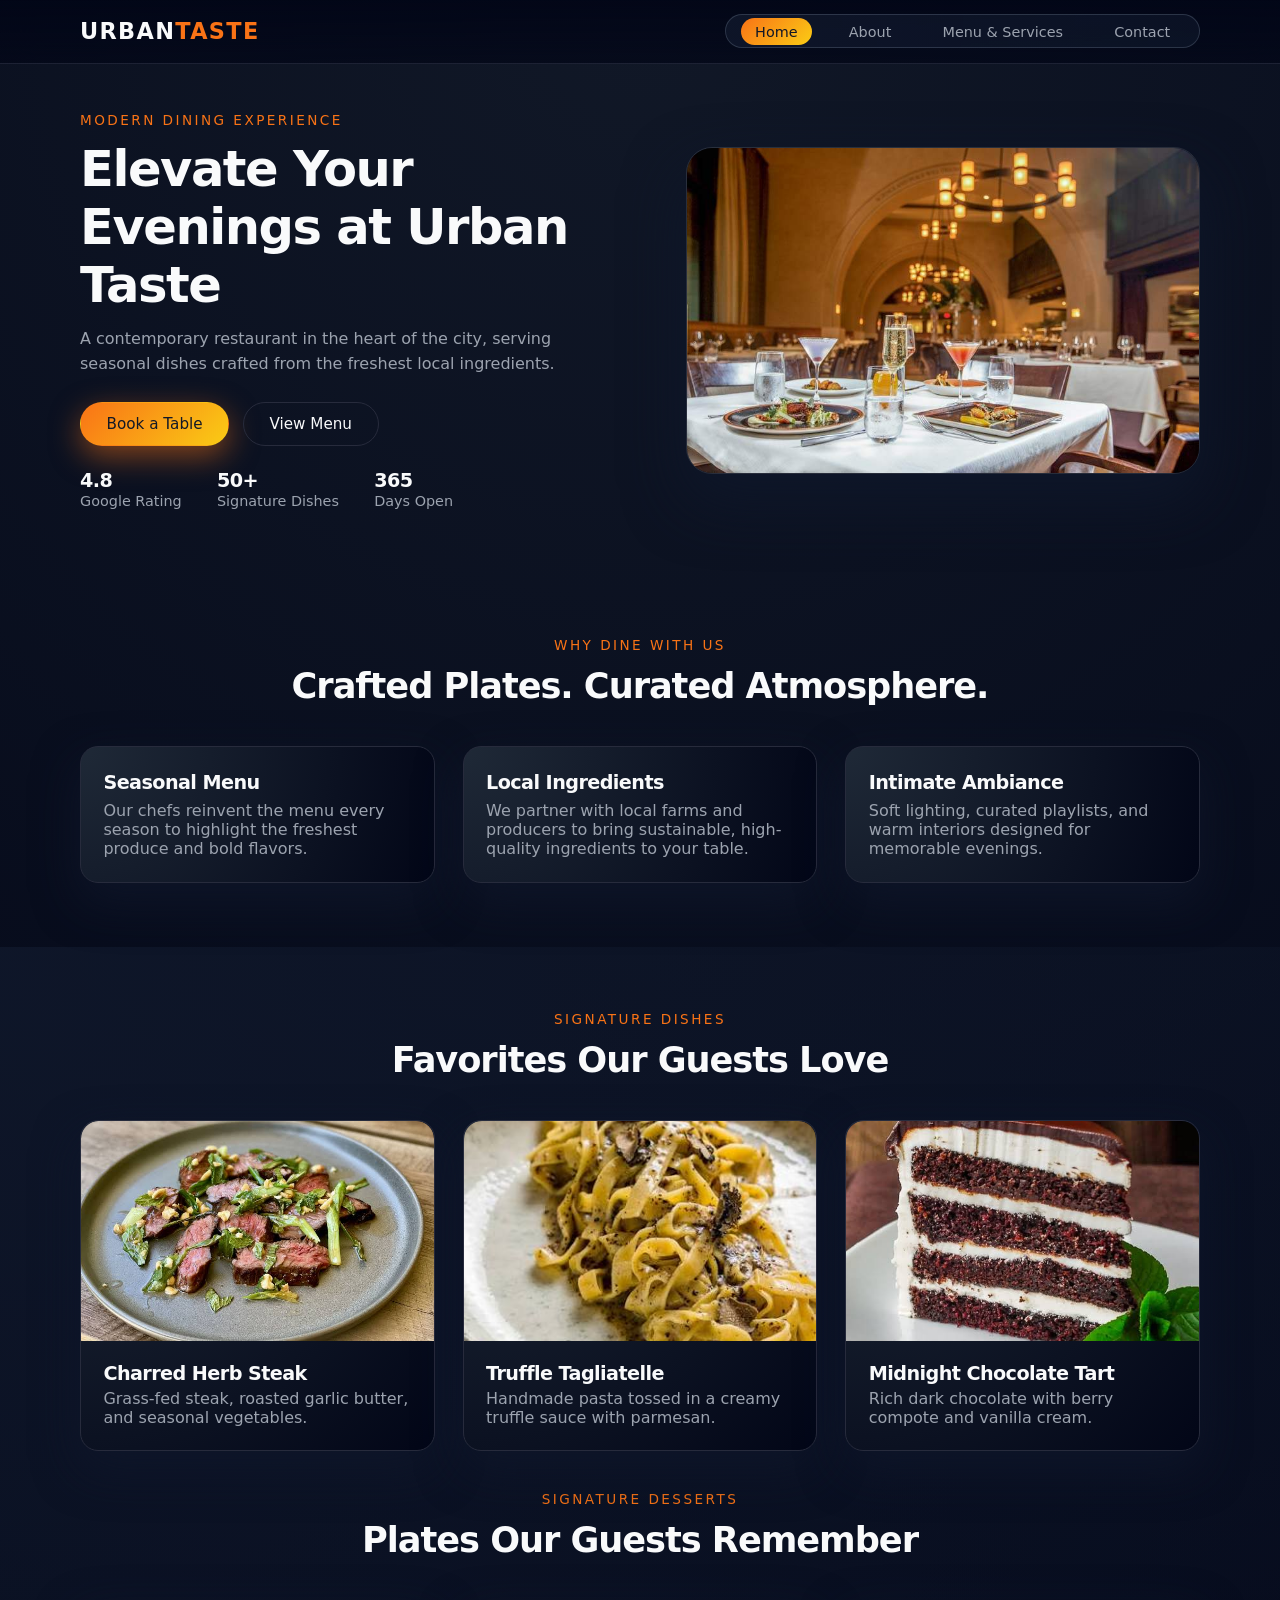
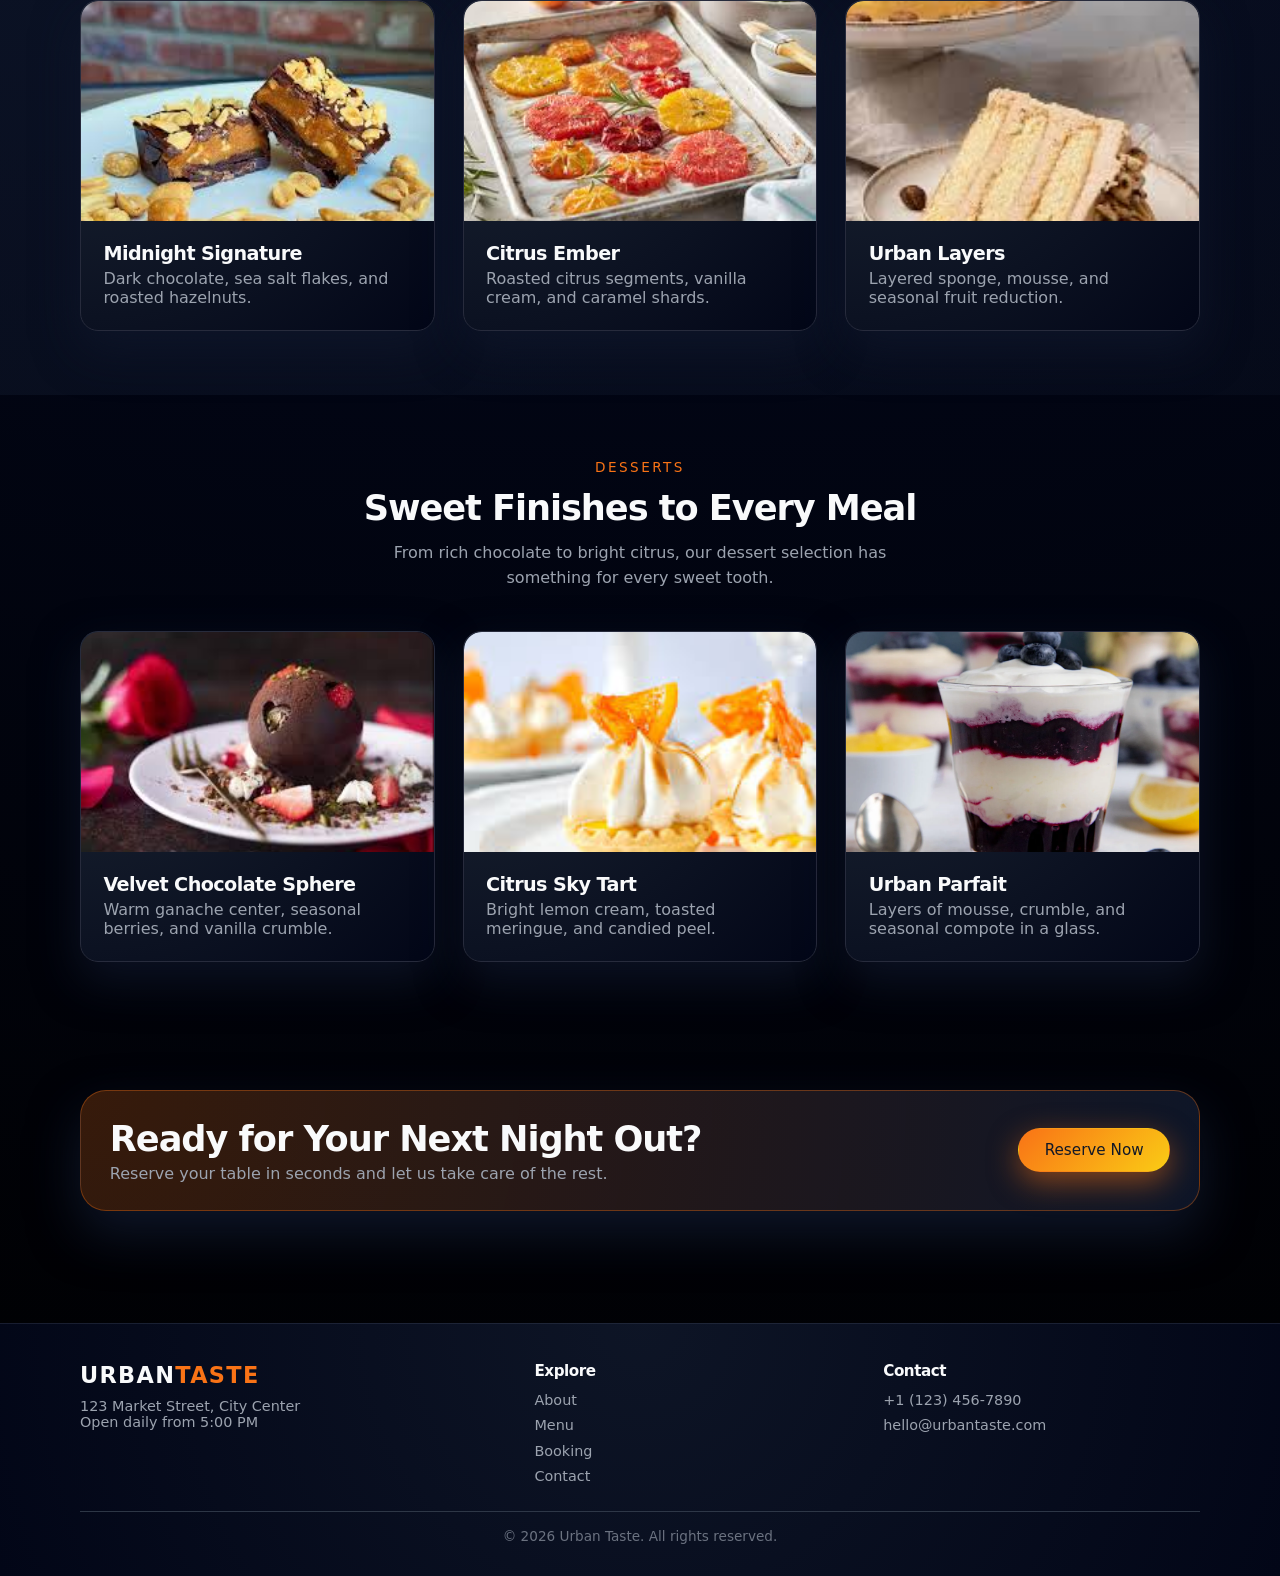
<file: index.html>
<!DOCTYPE html>
<html lang="en">
<head>
  <meta charset="UTF-8" />
  <meta name="viewport" content="width=device-width, initial-scale=1.0" />
  <title>Urban Taste - Modern Restaurant</title>
  <meta name="description" content="Urban Taste - a modern restaurant offering gourmet dishes, cozy ambiance, and easy online reservations." />
  <link rel="stylesheet" href="css/styles.css" />
</head>
<body>
  <header class="site-header">
    <div class="container header-container">
      <a href="index.html" class="logo">Urban<span>Taste</span></a>
      <nav class="main-nav" aria-label="Main navigation">
        <button class="nav-toggle" aria-expanded="false" aria-label="Toggle navigation">
          <span></span>
          <span></span>
          <span></span>
        </button>
        <ul class="nav-links">
          <li><a href="index.html" class="active">Home</a></li>
          <li><a href="about.html">About</a></li>
          <li><a href="services.html">Menu & Services</a></li>
          <li><a href="contact.html">Contact</a></li>
        </ul>
      </nav>
    </div>
  </header>

  <main>
    <section class="hero">
      <div class="container hero-content">
        <div class="hero-text">
          <p class="eyebrow">Modern Dining Experience</p>
          <h1>Elevate Your Evenings at Urban Taste</h1>
          <p class="subtitle">
            A contemporary restaurant in the heart of the city, serving seasonal dishes crafted from the freshest local ingredients.
          </p>
          <div class="hero-actions">
            <a href="services.html#booking" class="btn primary">Book a Table</a>
            <a href="services.html#menu" class="btn ghost">View Menu</a>
          </div>
          <div class="hero-meta">
            <div>
              <h3>4.8</h3>
              <p>Google Rating</p>
            </div>
            <div>
              <h3>50+</h3>
              <p>Signature Dishes</p>
            </div>
            <div>
              <h3>365</h3>
              <p>Days Open</p>
            </div>
          </div>
        </div>
        <div class="hero-image">
          <img src="images/hero-restaurant.jpg" alt="Modern restaurant interior with cozy lighting" loading="lazy" />
        </div>
      </div>
    </section>

    <section class="section" id="highlights">
      <div class="container">
        <header class="section-header">
          <p class="eyebrow">Why Dine With Us</p>
          <h2>Crafted Plates. Curated Atmosphere.</h2>
        </header>
        <div class="grid three-cols">
          <article class="card feature-card">
            <h3>Seasonal Menu</h3>
            <p>Our chefs reinvent the menu every season to highlight the freshest produce and bold flavors.</p>
          </article>
          <article class="card feature-card">
            <h3>Local Ingredients</h3>
            <p>We partner with local farms and producers to bring sustainable, high-quality ingredients to your table.</p>
          </article>
          <article class="card feature-card">
            <h3>Intimate Ambiance</h3>
            <p>Soft lighting, curated playlists, and warm interiors designed for memorable evenings.</p>
          </article>
        </div>
      </div>
    </section>

    <section class="section alt" id="signature-dishes">
      <div class="container">
        <header class="section-header">
          <p class="eyebrow">Signature Dishes</p>
          <h2>Favorites Our Guests Love</h2>
        </header>
        <div class="grid three-cols">
          <article class="card dish-card">
            <img src="images/dish-1.jpg" alt="Plated steak with vegetables" loading="lazy" />
            <div class="card-body">
              <h3>Charred Herb Steak</h3>
              <p>Grass-fed steak, roasted garlic butter, and seasonal vegetables.</p>
            </div>
          </article>
          <article class="card dish-card">
            <img src="images/dish-2.jpg" alt="Pasta dish with sauce" loading="lazy" />
            <div class="card-body">
              <h3>Truffle Tagliatelle</h3>
              <p>Handmade pasta tossed in a creamy truffle sauce with parmesan.</p>
            </div>
          </article>
          <article class="card dish-card">
            <img src="images/dish-3.jpg" alt="Dessert with chocolate and berries" loading="lazy" />
            <div class="card-body">
              <h3>Midnight Chocolate Tart</h3>
              <p>Rich dark chocolate with berry compote and vanilla cream.</p>
            </div>
          </article>
        </div>
        <header class="section-header" style="margin-top: 2.5rem;">
          <p class="eyebrow">Signature Desserts</p>
          <h2>Plates Our Guests Remember</h2>
        </header>
        <div class="grid three-cols">
          <article class="card dish-card">
            <img src="images/signature-dessert-1.jpg" alt="Signature plated chocolate dessert" loading="lazy" />
            <div class="card-body">
              <h3>Midnight Signature</h3>
              <p>Dark chocolate, sea salt flakes, and roasted hazelnuts.</p>
            </div>
          </article>
          <article class="card dish-card">
            <img src="images/signature-dessert-2.jpg" alt="Signature citrus dessert with garnish" loading="lazy" />
            <div class="card-body">
              <h3>Citrus Ember</h3>
              <p>Roasted citrus segments, vanilla cream, and caramel shards.</p>
            </div>
          </article>
          <article class="card dish-card">
            <img src="images/signature-dessert-3.jpg" alt="Signature layered dessert with sauce" loading="lazy" />
            <div class="card-body">
              <h3>Urban Layers</h3>
              <p>Layered sponge, mousse, and seasonal fruit reduction.</p>
            </div>
          </article>
        </div>
      </div>
    </section>

    <section class="section" id="dessert-gallery">
      <div class="container">
        <header class="section-header">
          <p class="eyebrow">Desserts</p>
          <h2>Sweet Finishes to Every Meal</h2>
          <p class="subtitle">
            From rich chocolate to bright citrus, our dessert selection has something for every sweet tooth.
          </p>
        </header>
        <div class="grid three-cols">
          <article class="card dish-card">
            <img src="images/dessert-1.jpg" alt="Plated chocolate dessert with berries" loading="lazy" />
            <div class="card-body">
              <h3>Velvet Chocolate Sphere</h3>
              <p>Warm ganache center, seasonal berries, and vanilla crumble.</p>
            </div>
          </article>
          <article class="card dish-card">
            <img src="images/dessert-2.jpg" alt="Citrus tart dessert with cream" loading="lazy" />
            <div class="card-body">
              <h3>Citrus Sky Tart</h3>
              <p>Bright lemon cream, toasted meringue, and candied peel.</p>
            </div>
          </article>
          <article class="card dish-card">
            <img src="images/dessert-3.jpg" alt="Layered dessert in a glass" loading="lazy" />
            <div class="card-body">
              <h3>Urban Parfait</h3>
              <p>Layers of mousse, crumble, and seasonal compote in a glass.</p>
            </div>
          </article>
        </div>
      </div>
    </section>

    <section class="section" id="cta">
      <div class="container cta">
        <div class="cta-text">
          <h2>Ready for Your Next Night Out?</h2>
          <p>Reserve your table in seconds and let us take care of the rest.</p>
        </div>
        <a href="services.html#booking" class="btn primary">Reserve Now</a>
      </div>
    </section>
  </main>

  <footer class="site-footer">
    <div class="container footer-container">
      <div>
        <a href="index.html" class="logo footer-logo">Urban<span>Taste</span></a>
        <p class="footer-text">123 Market Street, City Center<br />Open daily from 5:00 PM</p>
      </div>
      <div class="footer-links">
        <h3>Explore</h3>
        <ul>
          <li><a href="about.html">About</a></li>
          <li><a href="services.html#menu">Menu</a></li>
          <li><a href="services.html#booking">Booking</a></li>
          <li><a href="contact.html">Contact</a></li>
        </ul>
      </div>
      <div class="footer-links">
        <h3>Contact</h3>
        <ul>
          <li><a href="tel:+11234567890">+1 (123) 456-7890</a></li>
          <li><a href="mailto:hello@urbantaste.com">hello@urbantaste.com</a></li>
        </ul>
      </div>
    </div>
    <div class="container footer-bottom">
      <p>&copy; <span id="year"></span> Urban Taste. All rights reserved.</p>
    </div>
  </footer>

  <script src="js/main.js" defer></script>
</body>
</html>
</file>
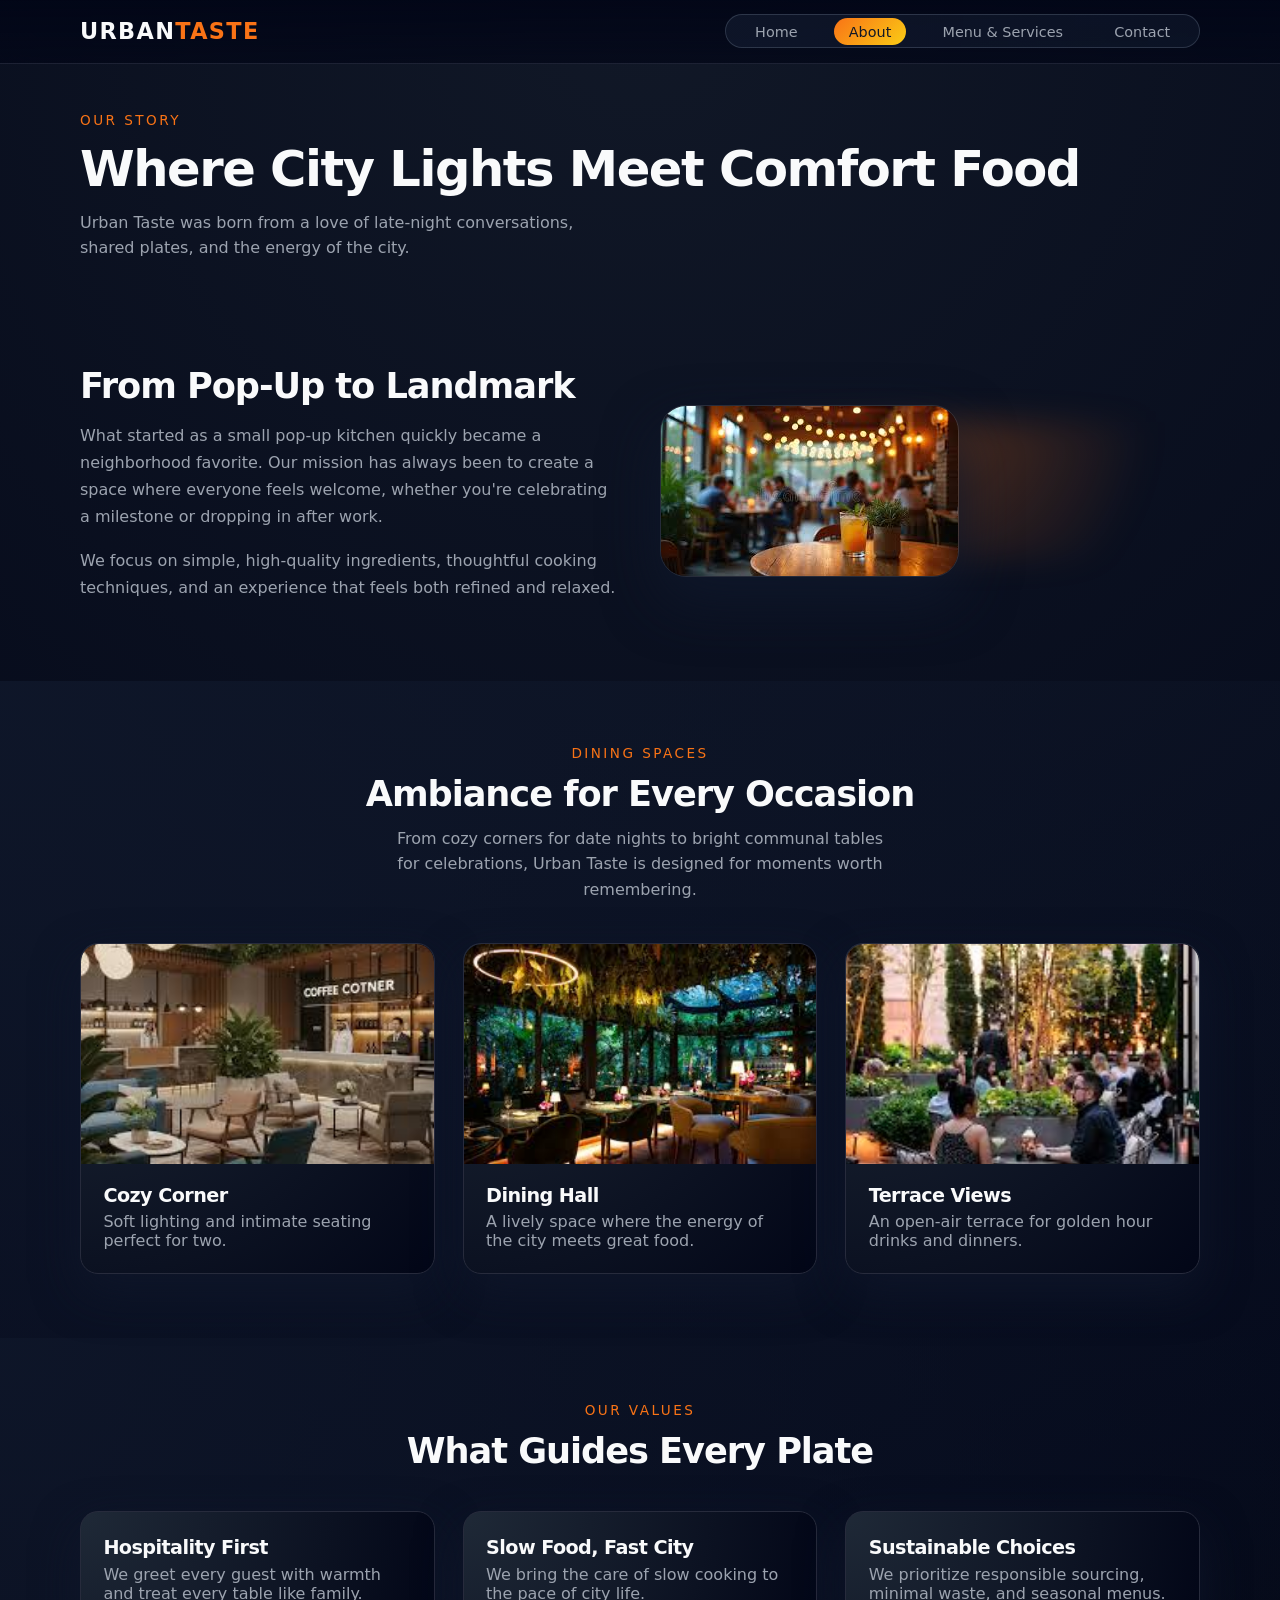
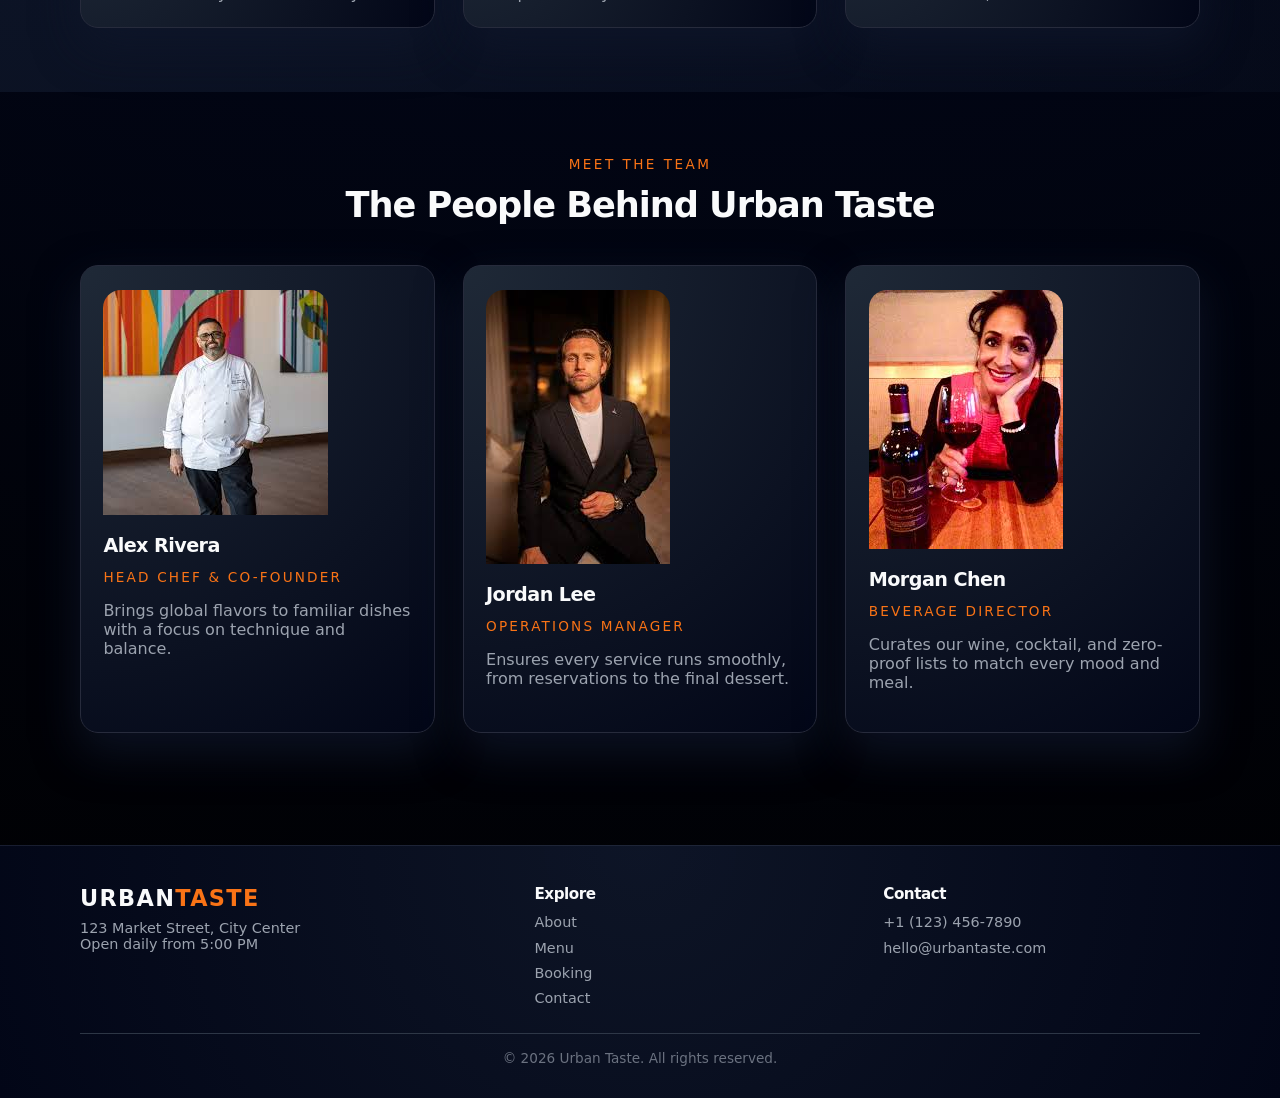
<file: about.html>
<!DOCTYPE html>
<html lang="en">
<head>
  <meta charset="UTF-8" />
  <meta name="viewport" content="width=device-width, initial-scale=1.0" />
  <title>About Us - Urban Taste</title>
  <meta name="description" content="Learn about Urban Taste, our story, philosophy, and the team behind your favorite dishes." />
  <link rel="stylesheet" href="css/styles.css" />
</head>
<body>
  <header class="site-header">
    <div class="container header-container">
      <a href="index.html" class="logo">Urban<span>Taste</span></a>
      <nav class="main-nav" aria-label="Main navigation">
        <button class="nav-toggle" aria-expanded="false" aria-label="Toggle navigation">
          <span></span>
          <span></span>
          <span></span>
        </button>
        <ul class="nav-links">
          <li><a href="index.html">Home</a></li>
          <li><a href="about.html" class="active">About</a></li>
          <li><a href="services.html">Menu & Services</a></li>
          <li><a href="contact.html">Contact</a></li>
        </ul>
      </nav>
    </div>
  </header>

  <main>
    <section class="page-hero">
      <div class="container">
        <p class="eyebrow">Our Story</p>
        <h1>Where City Lights Meet Comfort Food</h1>
        <p class="subtitle">
          Urban Taste was born from a love of late-night conversations, shared plates, and the energy of the city.
        </p>
      </div>
    </section>

    <section class="section">
      <div class="container about-grid">
        <div>
          <h2>From Pop-Up to Landmark</h2>
          <p>
            What started as a small pop-up kitchen quickly became a neighborhood favorite. Our mission has always been
            to create a space where everyone feels welcome, whether you're celebrating a milestone or dropping in after work.
          </p>
          <p>
            We focus on simple, high-quality ingredients, thoughtful cooking techniques, and an experience that feels both refined and relaxed.
          </p>
        </div>
        <div class="about-image-wrapper">
          <img src="images/about-interior.jpg" alt="Restaurant interior with guests dining" loading="lazy" />
        </div>
      </div>
    </section>

    <section class="section alt">
      <div class="container">
        <header class="section-header">
          <p class="eyebrow">Dining Spaces</p>
          <h2>Ambiance for Every Occasion</h2>
          <p class="subtitle">
            From cozy corners for date nights to bright communal tables for celebrations, Urban Taste is designed for moments worth remembering.
          </p>
        </header>
        <div class="grid three-cols">
          <article class="card dish-card">
            <img src="images/dining-1.jpg" alt="Warm dining area with dim lighting and tables" loading="lazy" />
            <div class="card-body">
              <h3>Cozy Corner</h3>
              <p>Soft lighting and intimate seating perfect for two.</p>
            </div>
          </article>
          <article class="card dish-card">
            <img src="images/dining-2.jpg" alt="Spacious dining hall with guests enjoying meals" loading="lazy" />
            <div class="card-body">
              <h3>Dining Hall</h3>
              <p>A lively space where the energy of the city meets great food.</p>
            </div>
          </article>
          <article class="card dish-card">
            <img src="images/dining-3.jpg" alt="Outdoor terrace dining area with city view" loading="lazy" />
            <div class="card-body">
              <h3>Terrace Views</h3>
              <p>An open-air terrace for golden hour drinks and dinners.</p>
            </div>
          </article>
        </div>
      </div>
    </section>

    <section class="section alt">
      <div class="container">
        <header class="section-header">
          <p class="eyebrow">Our Values</p>
          <h2>What Guides Every Plate</h2>
        </header>
        <div class="grid three-cols">
          <article class="card feature-card">
            <h3>Hospitality First</h3>
            <p>We greet every guest with warmth and treat every table like family.</p>
          </article>
          <article class="card feature-card">
            <h3>Slow Food, Fast City</h3>
            <p>We bring the care of slow cooking to the pace of city life.</p>
          </article>
          <article class="card feature-card">
            <h3>Sustainable Choices</h3>
            <p>We prioritize responsible sourcing, minimal waste, and seasonal menus.</p>
          </article>
        </div>
      </div>
    </section>

    <section class="section">
      <div class="container">
        <header class="section-header">
          <p class="eyebrow">Meet the Team</p>
          <h2>The People Behind Urban Taste</h2>
        </header>
        <div class="grid three-cols team-grid">
          <article class="card team-card">
            <img src="images/team-chef.jpg" alt="Head chef portrait" loading="lazy" />
            <div class="card-body">
              <h3>Alex Rivera</h3>
              <p class="role">Head Chef & Co-Founder</p>
              <p>Brings global flavors to familiar dishes with a focus on technique and balance.</p>
            </div>
          </article>
          <article class="card team-card">
            <img src="images/team-manager.jpg" alt="Restaurant manager portrait" loading="lazy" />
            <div class="card-body">
              <h3>Jordan Lee</h3>
              <p class="role">Operations Manager</p>
              <p>Ensures every service runs smoothly, from reservations to the final dessert.</p>
            </div>
          </article>
          <article class="card team-card">
            <img src="images/team-sommelier.jpg" alt="Sommelier portrait" loading="lazy" />
            <div class="card-body">
              <h3>Morgan Chen</h3>
              <p class="role">Beverage Director</p>
              <p>Curates our wine, cocktail, and zero-proof lists to match every mood and meal.</p>
            </div>
          </article>
        </div>
      </div>
    </section>
  </main>

  <footer class="site-footer">
    <div class="container footer-container">
      <div>
        <a href="index.html" class="logo footer-logo">Urban<span>Taste</span></a>
        <p class="footer-text">123 Market Street, City Center<br />Open daily from 5:00 PM</p>
      </div>
      <div class="footer-links">
        <h3>Explore</h3>
        <ul>
          <li><a href="about.html">About</a></li>
          <li><a href="services.html#menu">Menu</a></li>
          <li><a href="services.html#booking">Booking</a></li>
          <li><a href="contact.html">Contact</a></li>
        </ul>
      </div>
      <div class="footer-links">
        <h3>Contact</h3>
        <ul>
          <li><a href="tel:+11234567890">+1 (123) 456-7890</a></li>
          <li><a href="mailto:hello@urbantaste.com">hello@urbantaste.com</a></li>
        </ul>
      </div>
    </div>
    <div class="container footer-bottom">
      <p>&copy; <span id="year"></span> Urban Taste. All rights reserved.</p>
    </div>
  </footer>

  <script src="js/main.js" defer></script>
</body>
</html>
</file>
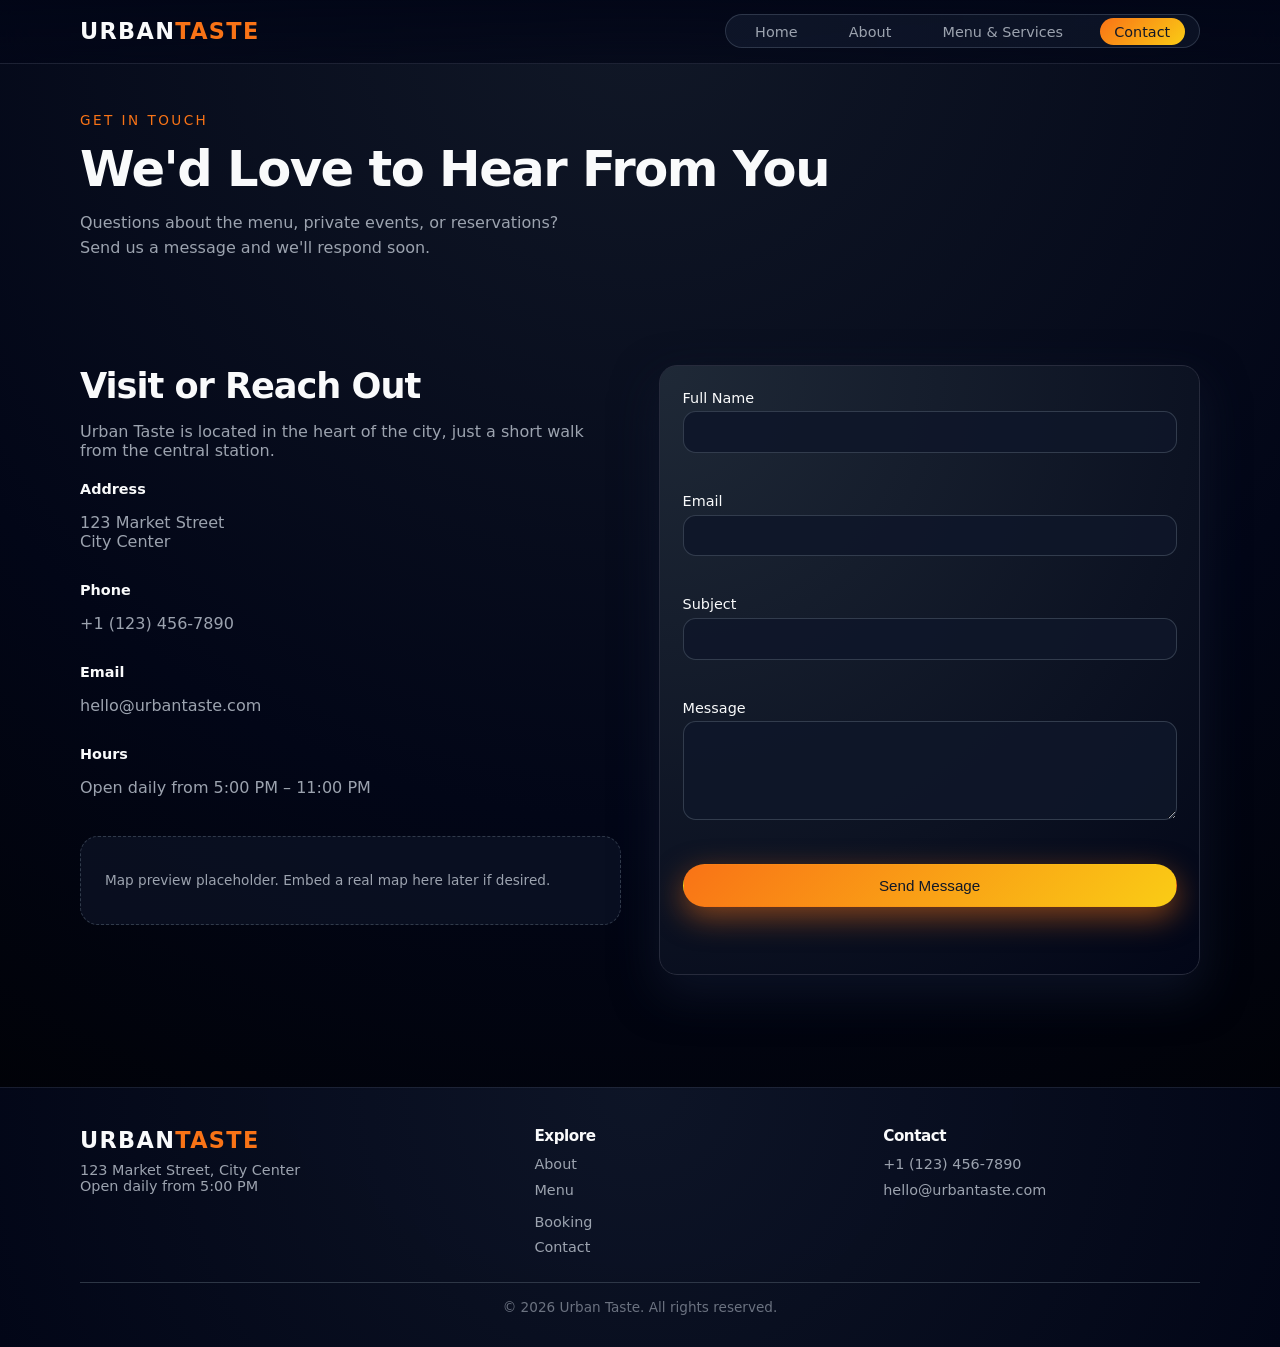
<file: contact.html>
<!DOCTYPE html>
<html lang="en">
<head>
  <meta charset="UTF-8" />
  <meta name="viewport" content="width=device-width, initial-scale=1.0" />
  <title>Contact Us - Urban Taste</title>
  <meta name="description" content="Contact Urban Taste for reservations, private events, or general inquiries." />
  <link rel="stylesheet" href="css/styles.css" />
</head>
<body>
  <header class="site-header">
    <div class="container header-container">
      <a href="index.html" class="logo">Urban<span>Taste</span></a>
      <nav class="main-nav" aria-label="Main navigation">
        <button class="nav-toggle" aria-expanded="false" aria-label="Toggle navigation">
          <span></span>
          <span></span>
          <span></span>
        </button>
        <ul class="nav-links">
          <li><a href="index.html">Home</a></li>
          <li><a href="about.html">About</a></li>
          <li><a href="services.html">Menu & Services</a></li>
          <li><a href="contact.html" class="active">Contact</a></li>
        </ul>
      </nav>
    </div>
  </header>

  <main>
    <section class="page-hero">
      <div class="container">
        <p class="eyebrow">Get in Touch</p>
        <h1>We'd Love to Hear From You</h1>
        <p class="subtitle">
          Questions about the menu, private events, or reservations? Send us a message and we'll respond soon.
        </p>
      </div>
    </section>

    <section class="section">
      <div class="container contact-grid">
        <div class="contact-details">
          <h2>Visit or Reach Out</h2>
          <p>
            Urban Taste is located in the heart of the city, just a short walk from the central station.
          </p>
          <ul class="contact-list">
            <li>
              <strong>Address</strong>
              <p>123 Market Street<br />City Center</p>
            </li>
            <li>
              <strong>Phone</strong>
              <p><a href="tel:+11234567890">+1 (123) 456-7890</a></p>
            </li>
            <li>
              <strong>Email</strong>
              <p><a href="mailto:hello@urbantaste.com">hello@urbantaste.com</a></p>
            </li>
            <li>
              <strong>Hours</strong>
              <p>Open daily from 5:00 PM – 11:00 PM</p>
            </li>
          </ul>
          <div class="map-placeholder">
            <p>Map preview placeholder. Embed a real map here later if desired.</p>
          </div>
        </div>

        <div>
          <form class="card form" id="contact-form" novalidate>
            <div class="form-row">
              <label for="contact-name">Full Name</label>
              <input type="text" id="contact-name" name="name" required />
              <p class="form-error" data-for="contact-name"></p>
            </div>
            <div class="form-row">
              <label for="contact-email">Email</label>
              <input type="email" id="contact-email" name="email" required />
              <p class="form-error" data-for="contact-email"></p>
            </div>
            <div class="form-row">
              <label for="contact-subject">Subject</label>
              <input type="text" id="contact-subject" name="subject" required />
              <p class="form-error" data-for="contact-subject"></p>
            </div>
            <div class="form-row">
              <label for="contact-message">Message</label>
              <textarea id="contact-message" name="message" rows="4" required></textarea>
              <p class="form-error" data-for="contact-message"></p>
            </div>
            <button type="submit" class="btn primary full-width">Send Message</button>
            <p class="form-success" id="contact-success" aria-live="polite"></p>
          </form>
        </div>
      </div>
    </section>
  </main>

  <footer class="site-footer">
    <div class="container footer-container">
      <div>
        <a href="index.html" class="logo footer-logo">Urban<span>Taste</span></a>
        <p class="footer-text">123 Market Street, City Center<br />Open daily from 5:00 PM</p>
      </div>
      <div class="footer-links">
        <h3>Explore</h3>
        <ul>
          <li><a href="about.html">About</a></li>
          <li><a href="services.html#menu">Menu</s></li>
          <li><a href="services.html#booking">Booking</a></li>
          <li><a href="contact.html">Contact</a></li>
        </ul>
      </div>
      <div class="footer-links">
        <h3>Contact</h3>
        <ul>
          <li><a href="tel:+11234567890">+1 (123) 456-7890</a></li>
          <li><a href="mailto:hello@urbantaste.com">hello@urbantaste.com</a></li>
        </ul>
      </div>
    </div>
    <div class="container footer-bottom">
      <p>&copy; <span id="year"></span> Urban Taste. All rights reserved.</p>
    </div>
  </footer>

  <script src="js/main.js" defer></script>
</body>
</html>
</file>
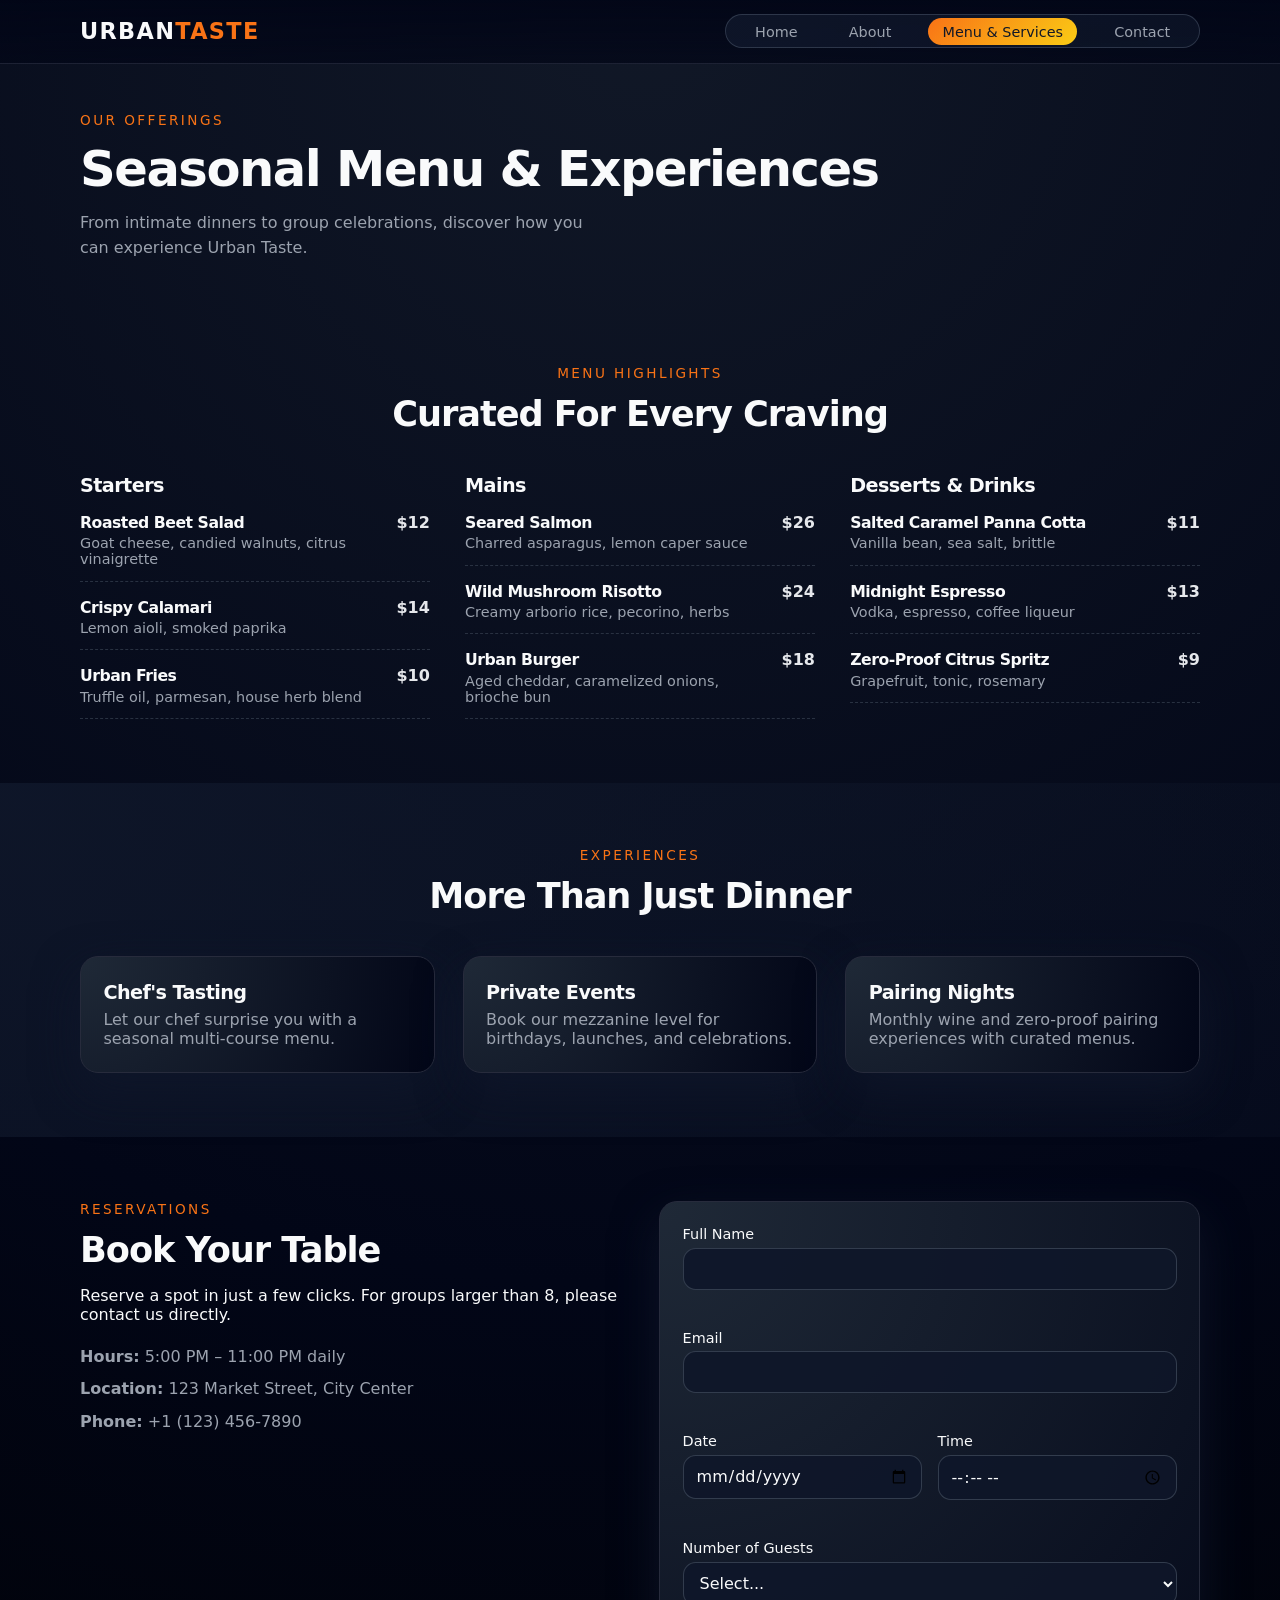
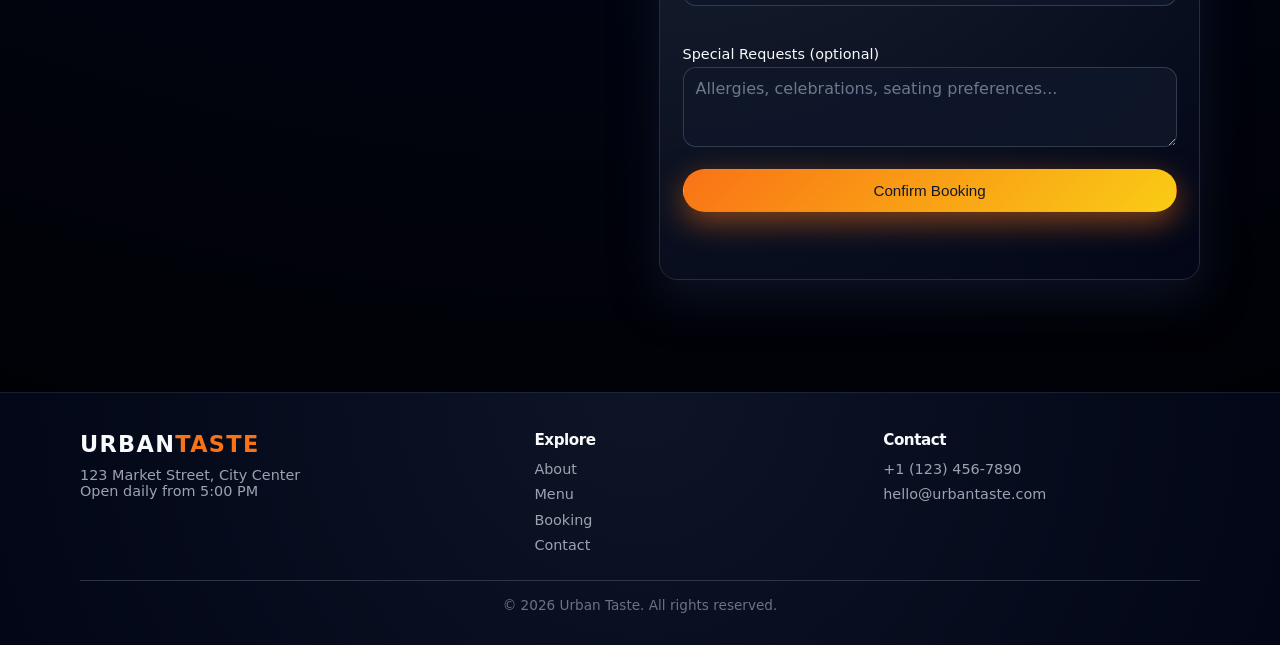
<file: services.html>
<!DOCTYPE html>
<html lang="en">
<head>
  <meta charset="UTF-8" />
  <meta name="viewport" content="width=device-width, initial-scale=1.0" />
  <title>Menu & Booking - Urban Taste</title>
  <meta name="description" content="Explore the Urban Taste menu, special experiences, and book a table online." />
  <link rel="stylesheet" href="css/styles.css" />
</head>
<body>
  <header class="site-header">
    <div class="container header-container">
      <a href="index.html" class="logo">Urban<span>Taste</span></a>
      <nav class="main-nav" aria-label="Main navigation">
        <button class="nav-toggle" aria-expanded="false" aria-label="Toggle navigation">
          <span></span>
          <span></span>
          <span></span>
        </button>
        <ul class="nav-links">
          <li><a href="index.html">Home</a></li>
          <li><a href="about.html">About</a></li>
          <li><a href="services.html" class="active">Menu & Services</a></li>
          <li><a href="contact.html">Contact</a></li>
        </ul>
      </nav>
    </div>
  </header>

  <main>
    <section class="page-hero">
      <div class="container">
        <p class="eyebrow">Our Offerings</p>
        <h1>Seasonal Menu & Experiences</h1>
        <p class="subtitle">
          From intimate dinners to group celebrations, discover how you can experience Urban Taste.
        </p>
      </div>
    </section>

    <section class="section" id="menu">
      <div class="container">
        <header class="section-header">
          <p class="eyebrow">Menu Highlights</p>
          <h2>Curated For Every Craving</h2>
        </header>
        <div class="menu-grid">
          <div class="menu-column">
            <h3>Starters</h3>
            <ul class="menu-list">
              <li>
                <div>
                  <h4>Roasted Beet Salad</h4>
                  <p>Goat cheese, candied walnuts, citrus vinaigrette</p>
                </div>
                <span class="price">$12</span>
              </li>
              <li>
                <div>
                  <h4>Crispy Calamari</h4>
                  <p>Lemon aioli, smoked paprika</p>
                </div>
                <span class="price">$14</span>
              </li>
              <li>
                <div>
                  <h4>Urban Fries</h4>
                  <p>Truffle oil, parmesan, house herb blend</p>
                </div>
                <span class="price">$10</span>
              </li>
            </ul>
          </div>
          <div class="menu-column">
            <h3>Mains</h3>
            <ul class="menu-list">
              <li>
                <div>
                  <h4>Seared Salmon</h4>
                  <p>Charred asparagus, lemon caper sauce</p>
                </div>
                <span class="price">$26</span>
              </li>
              <li>
                <div>
                  <h4>Wild Mushroom Risotto</h4>
                  <p>Creamy arborio rice, pecorino, herbs</p>
                </div>
                <span class="price">$24</span>
              </li>
              <li>
                <div>
                  <h4>Urban Burger</h4>
                  <p>Aged cheddar, caramelized onions, brioche bun</p>
                </div>
                <span class="price">$18</span>
              </li>
            </ul>
          </div>
          <div class="menu-column">
            <h3>Desserts & Drinks</h3>
            <ul class="menu-list">
              <li>
                <div>
                  <h4>Salted Caramel Panna Cotta</h4>
                  <p>Vanilla bean, sea salt, brittle</p>
                </div>
                <span class="price">$11</span>
              </li>
              <li>
                <div>
                  <h4>Midnight Espresso</h4>
                  <p>Vodka, espresso, coffee liqueur</p>
                </div>
                <span class="price">$13</span>
              </li>
              <li>
                <div>
                  <h4>Zero-Proof Citrus Spritz</h4>
                  <p>Grapefruit, tonic, rosemary</p>
                </div>
                <span class="price">$9</span>
              </li>
            </ul>
          </div>
        </div>
      </div>
    </section>

    <section class="section alt" id="experiences">
      <div class="container">
        <header class="section-header">
          <p class="eyebrow">Experiences</p>
          <h2>More Than Just Dinner</h2>
        </header>
        <div class="grid three-cols">
          <article class="card feature-card">
            <h3>Chef's Tasting</h3>
            <p>Let our chef surprise you with a seasonal multi-course menu.</p>
          </article>
          <article class="card feature-card">
            <h3>Private Events</h3>
            <p>Book our mezzanine level for birthdays, launches, and celebrations.</p>
          </article>
          <article class="card feature-card">
            <h3>Pairing Nights</h3>
            <p>Monthly wine and zero-proof pairing experiences with curated menus.</p>
          </article>
        </div>
      </div>
    </section>

    <section class="section" id="booking">
      <div class="container booking-grid">
        <div>
          <header class="section-header left">
            <p class="eyebrow">Reservations</p>
            <h2>Book Your Table</h2>
            <p>
              Reserve a spot in just a few clicks. For groups larger than 8, please contact us directly.
            </p>
            <ul class="booking-details">
              <li><strong>Hours:</strong> 5:00 PM – 11:00 PM daily</li>
              <li><strong>Location:</strong> 123 Market Street, City Center</li>
              <li><strong>Phone:</strong> <a href="tel:+11234567890">+1 (123) 456-7890</a></li>
            </ul>
          </header>
        </div>
        <div>
          <form class="card form" id="booking-form" novalidate>
            <div class="form-row">
              <label for="booking-name">Full Name</label>
              <input type="text" id="booking-name" name="name" required />
              <p class="form-error" data-for="booking-name"></p>
            </div>
            <div class="form-row">
              <label for="booking-email">Email</label>
              <input type="email" id="booking-email" name="email" required />
              <p class="form-error" data-for="booking-email"></p>
            </div>
            <div class="form-row two-cols">
              <div>
                <label for="booking-date">Date</label>
                <input type="date" id="booking-date" name="date" required />
                <p class="form-error" data-for="booking-date"></p>
              </div>
              <div>
                <label for="booking-time">Time</label>
                <input type="time" id="booking-time" name="time" required />
                <p class="form-error" data-for="booking-time"></p>
              </div>
            </div>
            <div class="form-row">
              <label for="booking-guests">Number of Guests</label>
              <select id="booking-guests" name="guests" required>
                <option value="">Select...</option>
                <option value="2">2</option>
                <option value="3">3</option>
                <option value="4">4</option>
                <option value="5">5</option>
                <option value="6">6</option>
                <option value="7">7</option>
                <option value="8">8+</option>
              </select>
              <p class="form-error" data-for="booking-guests"></p>
            </div>
            <div class="form-row">
              <label for="booking-notes">Special Requests (optional)</label>
              <textarea id="booking-notes" name="notes" rows="3" placeholder="Allergies, celebrations, seating preferences..."></textarea>
            </div>
            <button type="submit" class="btn primary full-width">Confirm Booking</button>
            <p class="form-success" id="booking-success" aria-live="polite"></p>
          </form>
        </div>
      </div>
    </section>
  </main>

  <footer class="site-footer">
    <div class="container footer-container">
      <div>
        <a href="index.html" class="logo footer-logo">Urban<span>Taste</span></a>
        <p class="footer-text">123 Market Street, City Center<br />Open daily from 5:00 PM</p>
      </div>
      <div class="footer-links">
        <h3>Explore</h3>
        <ul>
          <li><a href="about.html">About</a></li>
          <li><a href="services.html#menu">Menu</a></li>
          <li><a href="services.html#booking">Booking</a></li>
          <li><a href="contact.html">Contact</a></li>
        </ul>
      </div>
      <div class="footer-links">
        <h3>Contact</h3>
        <ul>
          <li><a href="tel:+11234567890">+1 (123) 456-7890</a></li>
          <li><a href="mailto:hello@urbantaste.com">hello@urbantaste.com</a></li>
        </ul>
      </div>
    </div>
    <div class="container footer-bottom">
      <p>&copy; <span id="year"></span> Urban Taste. All rights reserved.</p>
    </div>
  </footer>

  <script src="js/main.js" defer></script>
</body>
</html>
</file>
<file: css/styles.css>
:root {
  --bg: #05060a;
  --bg-alt: #0e1017;
  --surface: #12141f;
  --surface-alt: #171927;
  --accent: #f97316;
  --accent-soft: rgba(249, 115, 22, 0.12);
  --accent-strong: rgba(249, 115, 22, 0.25);
  --text: #f9fafb;
  --muted: #9ca3af;
  --border-subtle: #272b3c;
  --error: #f97373;
  --success: #4ade80;
  --radius-lg: 18px;
  --radius-md: 14px;
  --radius-pill: 999px;
  --shadow-soft: 0 18px 40px rgba(15, 23, 42, 0.7);
}

*,
*::before,
*::after {
  box-sizing: border-box;
}

html,
body {
  margin: 0;
  padding: 0;
  font-family: system-ui, -apple-system, BlinkMacSystemFont, "SF Pro Text", "Segoe UI", sans-serif;
  background: radial-gradient(circle at top, #111827 0, #020617 55%, #000 100%);
  color: var(--text);
  scroll-behavior: smooth;
}

img {
  max-width: 100%;
  display: block;
  border-radius: var(--radius-md);
}

a {
  color: inherit;
  text-decoration: none;
}

body {
  min-height: 100vh;
}

.container {
  width: min(1120px, 100% - 2.5rem);
  margin: 0 auto;
}

.section {
  padding: 4rem 0;
}

.section.alt {
  background: radial-gradient(circle at top left, rgba(15, 23, 42, 0.9), rgba(15, 23, 42, 0.3));
}

.section-header {
  text-align: center;
  margin-bottom: 2.5rem;
}

.section-header.left {
  text-align: left;
}

.eyebrow {
  font-size: 0.85rem;
  letter-spacing: 0.18em;
  text-transform: uppercase;
  color: var(--accent);
  margin: 0 0 0.75rem;
}

h1,
h2,
h3,
h4 {
  margin: 0 0 0.75rem;
  letter-spacing: -0.03em;
}

h1 {
  font-size: clamp(2.2rem, 4vw, 3.1rem);
}

h2 {
  font-size: clamp(1.8rem, 3vw, 2.2rem);
}

h3 {
  font-size: 1.2rem;
}

.subtitle {
  color: var(--muted);
  max-width: 32rem;
  margin: 0.5rem auto 0;
  line-height: 1.6;
}

.grid {
  display: grid;
  gap: 1.75rem;
}

.three-cols {
  grid-template-columns: repeat(auto-fit, minmax(220px, 1fr));
}

.card {
  background: radial-gradient(circle at top left, #1f2937, #020617);
  border-radius: var(--radius-lg);
  border: 1px solid var(--border-subtle);
  padding: 1.5rem 1.4rem;
  box-shadow: 0 18px 45px rgba(15, 23, 42, 0.8);
  position: relative;
  overflow: hidden;
}

.card::before {
  content: "";
  position: absolute;
  inset: 0;
  background: radial-gradient(circle at top left, rgba(249, 115, 22, 0.19), transparent 55%);
  opacity: 0;
  transition: opacity 0.25s ease;
}

.card:hover::before {
  opacity: 1;
}

.card-body {
  position: relative;
  z-index: 1;
}

.feature-card {
  position: relative;
}

.feature-card h3 {
  margin-bottom: 0.4rem;
}

.feature-card p {
  margin: 0;
  color: var(--muted);
}

.dish-card {
  padding: 0;
  display: flex;
  flex-direction: column;
  height: 100%;
}

.dish-card img {
  border-radius: var(--radius-lg) var(--radius-lg) 0 0;
  height: 220px;
  object-fit: cover;
  flex-shrink: 0;
}

.dish-card .card-body {
  padding: 1.3rem 1.4rem 1.4rem;
}

.dish-card h3 {
  margin-bottom: 0.3rem;
}

.dish-card p {
  margin: 0;
  color: var(--muted);
}

.btn {
  display: inline-flex;
  align-items: center;
  justify-content: center;
  padding: 0.75rem 1.6rem;
  border-radius: var(--radius-pill);
  border: 1px solid transparent;
  font-size: 0.95rem;
  font-weight: 500;
  gap: 0.35rem;
  cursor: pointer;
  transition: background 0.2s ease, color 0.2s ease, transform 0.15s ease, box-shadow 0.15s ease, border-color 0.2s ease;
}

.btn.primary {
  background: linear-gradient(135deg, #f97316, #facc15);
  color: #111827;
  box-shadow: 0 10px 30px rgba(249, 115, 22, 0.5);
}

.btn.primary:hover {
  transform: translateY(-1px);
  box-shadow: 0 16px 40px rgba(249, 115, 22, 0.7);
}

.btn.ghost {
  background: transparent;
  border-color: var(--border-subtle);
  color: var(--text);
}

.btn.ghost:hover {
  border-color: var(--accent);
  background: rgba(15, 23, 42, 0.9);
}

.btn.full-width {
  width: 100%;
}

.site-header {
  position: sticky;
  top: 0;
  z-index: 20;
  backdrop-filter: blur(18px);
  background: linear-gradient(to bottom, rgba(2, 6, 23, 0.95), rgba(2, 6, 23, 0.7));
  border-bottom: 1px solid rgba(148, 163, 184, 0.18);
}

.header-container {
  display: flex;
  align-items: center;
  justify-content: space-between;
  padding: 0.9rem 0;
}

.logo {
  font-size: 1.4rem;
  font-weight: 700;
  letter-spacing: 0.06em;
  text-transform: uppercase;
}

.logo span {
  color: var(--accent);
}

.main-nav {
  display: flex;
  align-items: center;
  position: relative;
}

.nav-links {
  list-style: none;
  display: flex;
  gap: 1.4rem;
  align-items: center;
  padding: 0.4rem 0.9rem;
  margin: 0;
  background: radial-gradient(circle at top left, rgba(15, 23, 42, 0.9), rgba(15, 23, 42, 0.7));
  border-radius: var(--radius-pill);
  border: 1px solid rgba(148, 163, 184, 0.24);
}

.nav-links a {
  font-size: 0.9rem;
  color: var(--muted);
  padding: 0.35rem 0.9rem;
  border-radius: 999px;
  position: relative;
}

.nav-links a::after {
  content: "";
  position: absolute;
  inset: 0;
  border-radius: inherit;
  border: 1px solid transparent;
  background: radial-gradient(circle at top left, rgba(249, 115, 22, 0.35), transparent 55%);
  opacity: 0;
  transition: opacity 0.2s ease;
}

.nav-links a:hover {
  color: var(--text);
}

.nav-links a:hover::after {
  opacity: 0.9;
}

.nav-links a.active {
  color: #111827;
  background: linear-gradient(135deg, #f97316, #facc15);
}

.nav-links a.active::after {
  display: none;
}

.nav-toggle {
  display: none;
  flex-direction: column;
  justify-content: center;
  gap: 0.22rem;
  width: 2.25rem;
  height: 2.25rem;
  border-radius: 999px;
  border: 1px solid rgba(148, 163, 184, 0.4);
  background: rgba(15, 23, 42, 0.95);
  cursor: pointer;
  padding: 0;
}

.nav-toggle span {
  width: 1.2rem;
  height: 2px;
  border-radius: 9px;
  background: #e5e7eb;
  transition: transform 0.2s ease, opacity 0.2s ease;
}

.nav-toggle.is-open span:nth-child(1) {
  transform: translateY(6px) rotate(45deg);
}

.nav-toggle.is-open span:nth-child(2) {
  opacity: 0;
}

.nav-toggle.is-open span:nth-child(3) {
  transform: translateY(-6px) rotate(-45deg);
}

.hero {
  padding: 3rem 0 4rem;
}

.hero-content {
  display: grid;
  gap: 2.5rem;
}

.hero-text {
  max-width: 32rem;
}

.hero-text .subtitle {
  margin-left: 0;
}

.hero-actions {
  display: flex;
  flex-wrap: wrap;
  gap: 0.85rem;
  margin: 1.6rem 0 1.4rem;
}

.hero-meta {
  display: flex;
  gap: 1.8rem;
  margin-top: 1rem;
}

.hero-meta h3 {
  margin-bottom: 0.1rem;
}

.hero-meta p {
  margin: 0;
  font-size: 0.9rem;
  color: var(--muted);
}

.hero-image {
  position: relative;
}

.hero-image::before {
  content: "";
  position: absolute;
  inset: 12% -10%;
  background: radial-gradient(circle at top, rgba(249, 115, 22, 0.3), transparent 60%);
  filter: blur(20px);
  opacity: 0.9;
}

.hero-image img {
  position: relative;
  z-index: 1;
  border-radius: 26px;
  border: 1px solid rgba(248, 250, 252, 0.11);
  box-shadow: 0 26px 60px rgba(15, 23, 42, 0.95);
}

.page-hero {
  padding: 3rem 0 2.5rem;
}

.page-hero .subtitle {
  margin-left: 0;
}

.about-grid {
  display: grid;
  gap: 2.5rem;
  align-items: center;
}

.about-grid p {
  color: var(--muted);
  line-height: 1.7;
}

.about-grid p + p {
  margin-top: 0.9rem;
}

.about-image-wrapper {
  position: relative;
}

.about-image-wrapper::before {
  content: "";
  position: absolute;
  inset: 10% -8%;
  background: radial-gradient(circle at top, rgba(249, 115, 22, 0.3), transparent 65%);
  filter: blur(16px);
}

.about-image-wrapper img {
  position: relative;
  z-index: 1;
  border-radius: 26px;
  border: 1px solid rgba(248, 250, 252, 0.11);
  box-shadow: 0 24px 55px rgba(15, 23, 42, 0.95);
}

.team-grid .role {
  margin: 0 0 0.4rem;
  font-size: 0.85rem;
  text-transform: uppercase;
  letter-spacing: 0.16em;
  color: var(--accent);
}

.team-card img {
  border-radius: var(--radius-lg) var(--radius-lg) 0 0;
}

.team-card .card-body {
  padding-top: 1.2rem;
}

.team-card p {
  color: var(--muted);
}

.menu-grid {
  display: grid;
  gap: 2.2rem;
}

.menu-column h3 {
  margin-bottom: 1rem;
}

.menu-list {
  list-style: none;
  padding: 0;
  margin: 0;
  display: flex;
  flex-direction: column;
  gap: 1rem;
}

.menu-list li {
  display: flex;
  justify-content: space-between;
  gap: 1.5rem;
  padding-bottom: 0.85rem;
  border-bottom: 1px dashed rgba(55, 65, 81, 0.7);
}

.menu-list h4 {
  margin: 0 0 0.2rem;
  font-size: 0.98rem;
}

.menu-list p {
  margin: 0;
  color: var(--muted);
  font-size: 0.9rem;
}

.price {
  white-space: nowrap;
  font-weight: 600;
  color: #e5e7eb;
}

.booking-grid {
  display: grid;
  gap: 2.4rem;
  align-items: flex-start;
}

.booking-details {
  list-style: none;
  padding: 0;
  margin: 1.4rem 0 0;
  display: flex;
  flex-direction: column;
  gap: 0.85rem;
  color: var(--muted);
}

.booking-details a {
  color: inherit;
}

.form {
  margin: 0;
}

.form-row {
  margin-bottom: 1.1rem;
}

.form-row.two-cols {
  display: grid;
  grid-template-columns: repeat(2, minmax(0, 1fr));
  gap: 1rem;
}

label {
  display: block;
  margin-bottom: 0.35rem;
  font-size: 0.9rem;
}

input,
select,
textarea {
  width: 100%;
  padding: 0.65rem 0.75rem;
  border-radius: 0.8rem;
  border: 1px solid rgba(55, 65, 81, 0.9);
  background: rgba(15, 23, 42, 0.9);
  color: var(--text);
  font: inherit;
  outline: none;
  transition: border-color 0.15s ease, box-shadow 0.15s ease, background 0.15s ease;
}

input:focus,
select:focus,
textarea:focus {
  border-color: var(--accent);
  box-shadow: 0 0 0 1px rgba(249, 115, 22, 0.5);
}

input::placeholder,
textarea::placeholder {
  color: rgba(148, 163, 184, 0.7);
}

.form-error {
  margin: 0.3rem 0 0;
  font-size: 0.8rem;
  color: var(--error);
  min-height: 1.1rem;
}

.form-success {
  margin-top: 0.7rem;
  font-size: 0.9rem;
  color: var(--success);
  min-height: 1.1rem;
}

.form.invalid input,
.form.invalid select,
.form.invalid textarea {
  border-color: rgba(248, 113, 113, 0.9);
}

.cta {
  display: flex;
  flex-wrap: wrap;
  align-items: center;
  justify-content: space-between;
  gap: 1.4rem;
  background: radial-gradient(circle at top left, rgba(249, 115, 22, 0.22), rgba(15, 23, 42, 0.95));
  border-radius: 26px;
  border: 1px solid rgba(249, 115, 22, 0.35);
  padding: 1.7rem 1.8rem;
  box-shadow: 0 22px 50px rgba(15, 23, 42, 0.95);
}

.cta-text h2 {
  margin-bottom: 0.3rem;
}

.cta-text p {
  margin: 0;
  color: var(--muted);
}

.contact-grid {
  display: grid;
  gap: 2.4rem;
  align-items: flex-start;
}

.contact-details p {
  color: var(--muted);
}

.contact-list {
  list-style: none;
  padding: 0;
  margin: 1.3rem 0 0;
  display: flex;
  flex-direction: column;
  gap: 0.95rem;
}

.contact-list strong {
  display: block;
  font-size: 0.9rem;
  margin-bottom: 0.25rem;
}

.contact-list a {
  color: inherit;
}

.map-placeholder {
  margin-top: 1.4rem;
  border-radius: var(--radius-lg);
  border: 1px dashed rgba(55, 65, 81, 0.9);
  padding: 1.4rem 1.5rem;
  font-size: 0.85rem;
  color: var(--muted);
  background: rgba(15, 23, 42, 0.6);
}

.site-footer {
  margin-top: 3rem;
  padding: 2.4rem 0 2rem;
  border-top: 1px solid rgba(148, 163, 184, 0.15);
  background: radial-gradient(circle at top, rgba(15, 23, 42, 0.9), rgba(2, 6, 23, 1));
}

.footer-container {
  display: grid;
  gap: 2rem;
}

.footer-logo {
  display: inline-block;
  margin-bottom: 0.6rem;
}

.footer-text {
  margin: 0;
  color: var(--muted);
  font-size: 0.9rem;
}

.footer-links h3 {
  font-size: 0.95rem;
  margin-bottom: 0.6rem;
}

.footer-links ul {
  list-style: none;
  padding: 0;
  margin: 0;
  display: flex;
  flex-direction: column;
  gap: 0.4rem;
}

.footer-links a {
  font-size: 0.9rem;
  color: var(--muted);
}

.footer-links a:hover {
  color: var(--text);
}

.footer-bottom {
  margin-top: 1.6rem;
  border-top: 1px solid rgba(55, 65, 81, 0.8);
  padding-top: 1rem;
  text-align: center;
}

.footer-bottom p {
  margin: 0;
  font-size: 0.85rem;
  color: #6b7280;
}

@media (min-width: 720px) {
  .hero-content {
    grid-template-columns: 1.1fr 1fr;
    align-items: center;
  }

  .hero-meta {
    gap: 2.2rem;
  }

  .about-grid {
    grid-template-columns: minmax(0, 1.1fr) minmax(0, 1.1fr);
  }

  .menu-grid {
    grid-template-columns: repeat(3, minmax(0, 1fr));
  }

  .booking-grid {
    grid-template-columns: minmax(0, 1.1fr) minmax(0, 1.1fr);
  }

  .contact-grid {
    grid-template-columns: minmax(0, 1.1fr) minmax(0, 1.1fr);
  }

  .footer-container {
    grid-template-columns: 1.2fr repeat(2, minmax(0, 0.9fr));
    align-items: flex-start;
  }
}

@media (max-width: 720px) {
  .header-container {
    padding: 0.75rem 0;
  }

  .nav-toggle {
    display: inline-flex;
  }

  .nav-links {
    position: absolute;
    right: 0;
    top: calc(100% + 0.65rem);
    flex-direction: column;
    align-items: stretch;
    background: rgba(15, 23, 42, 0.98);
    border-radius: 1rem;
    border: 1px solid rgba(148, 163, 184, 0.45);
    padding: 0.6rem;
    min-width: 13rem;
    transform-origin: top right;
    transform: scale(0.96);
    opacity: 0;
    pointer-events: none;
    transition: opacity 0.18s ease, transform 0.18s ease;
  }

  .nav-links.is-open {
    opacity: 1;
    transform: scale(1);
    pointer-events: auto;
  }

  .nav-links a {
    padding: 0.55rem 0.85rem;
  }

  .hero {
    padding-top: 2.3rem;
  }

  .hero-actions {
    flex-direction: column;
    align-items: stretch;
  }

  .hero-meta {
    justify-content: space-between;
  }

  .form-row.two-cols {
    grid-template-columns: minmax(0, 1fr);
  }

  .cta {
    padding: 1.4rem 1.35rem;
  }
}
</file>
